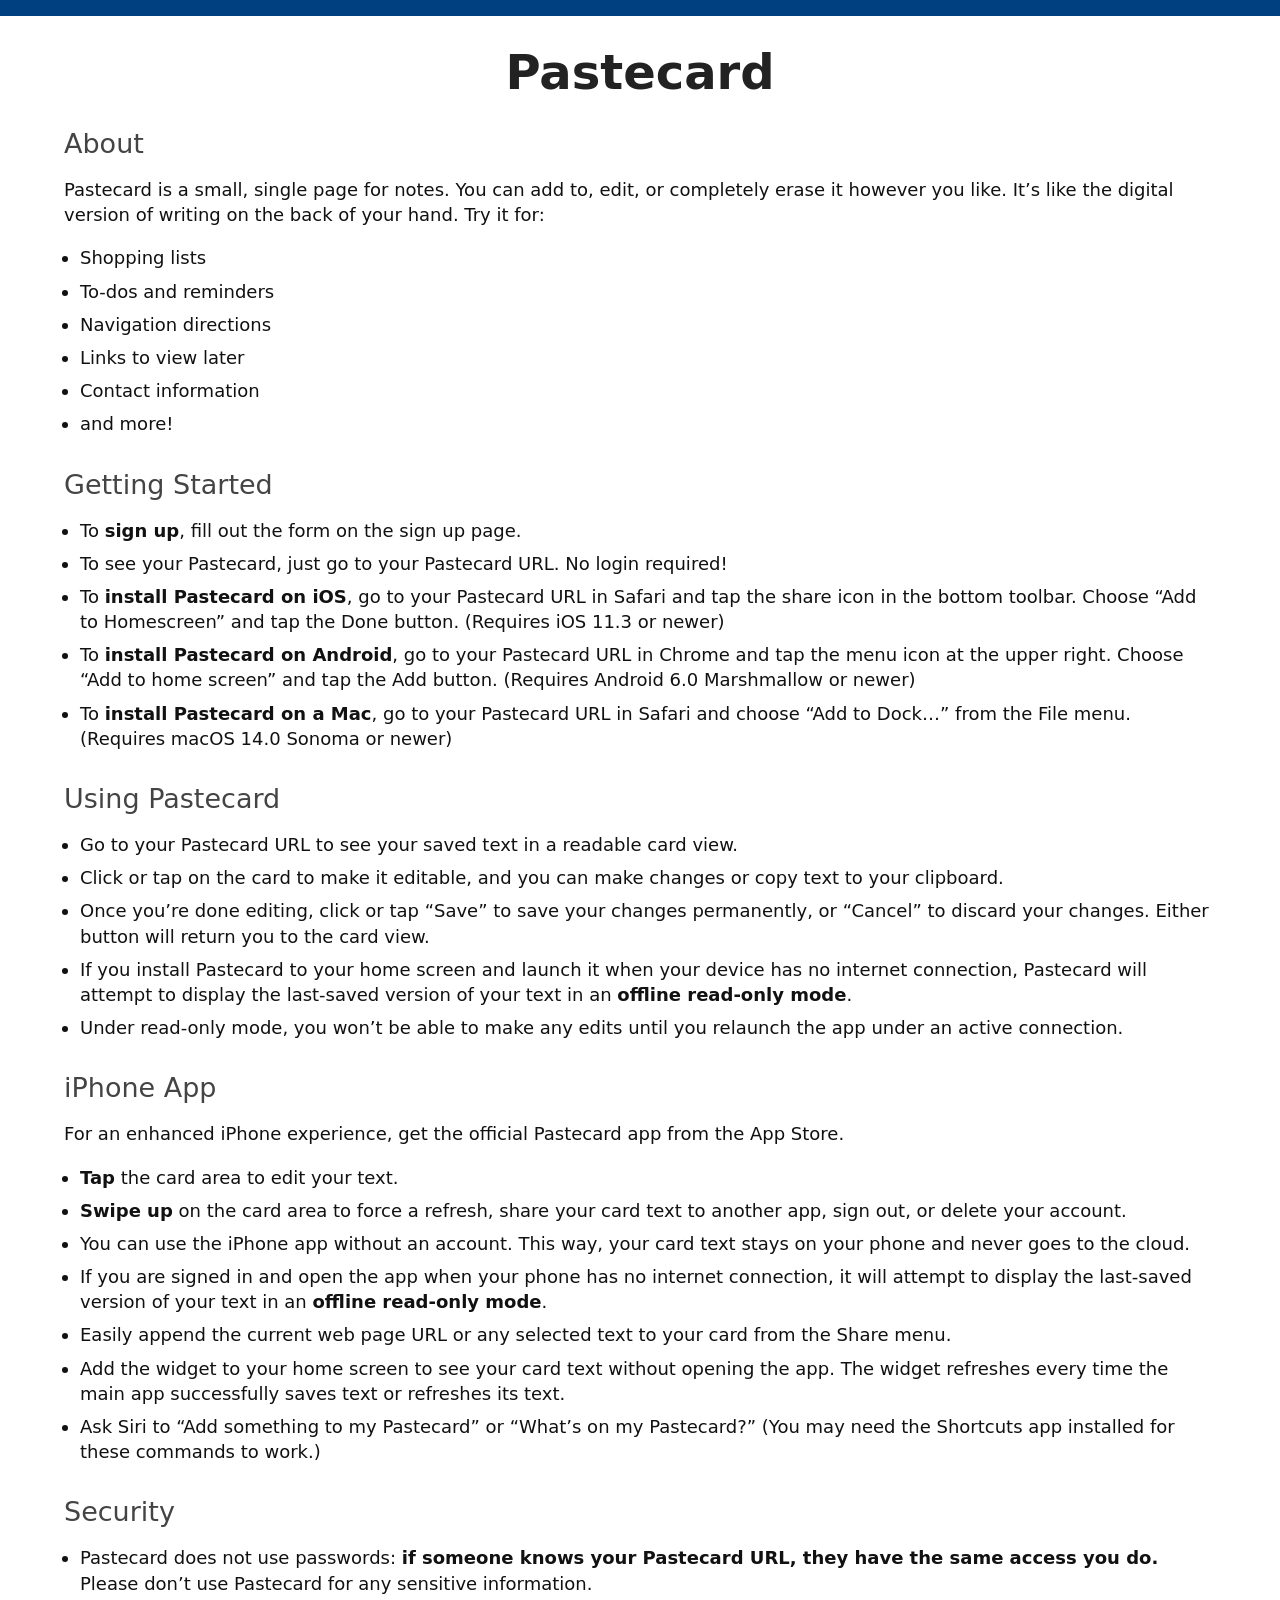
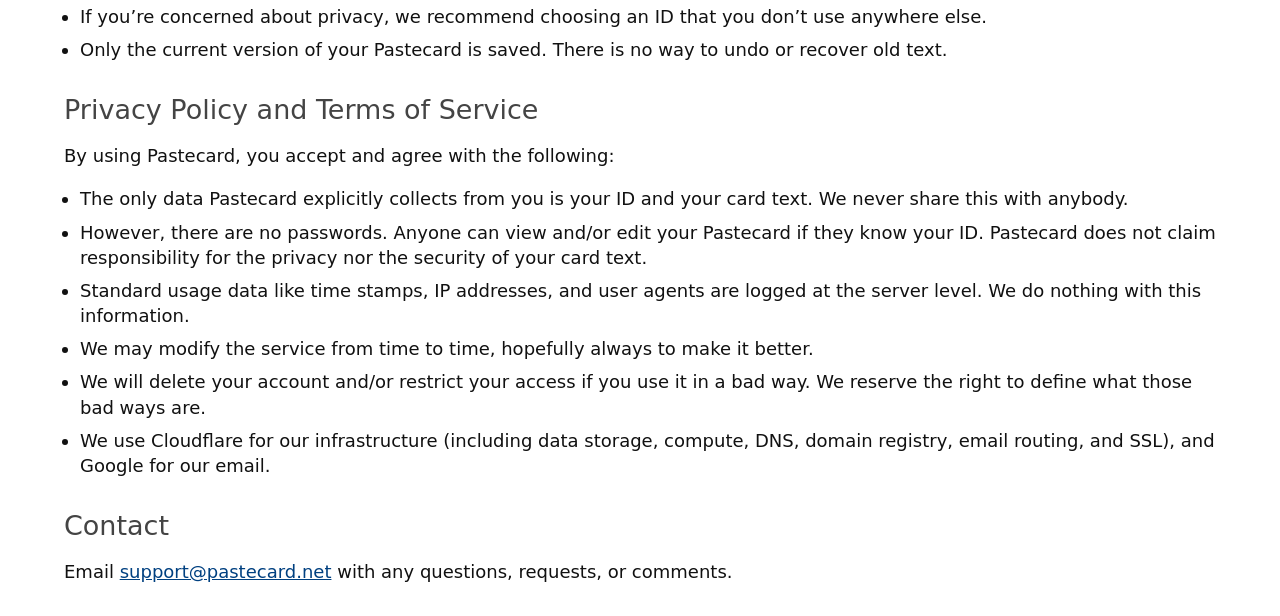
<file: iOS/help.html>
<!doctype html>
<html lang="en">
<head>
	<meta charset="utf-8">
	<meta name="viewport" content="width=device-width, initial-scale=1.0">
	<meta name="theme-color" content="#004080">
	<title>Pastecard &ndash; Help</title>
	<style type="text/css">
		body { font: 18px system-ui, sans-serif; background-color: #fff; color: #111; text-align: center; margin: 0; padding: 0; border-top: 1rem solid #004080; }
		header { margin: 2rem auto; padding: 0; }
		section { width: 90%; margin: 2rem auto; padding: 0; text-align: left; }
		h1 { color: #222; font-size: 3rem; line-height: 1; margin: 0 0 0.25rem 0; padding: 0; }
		h2 { color: #444; font-weight: normal; margin: 2rem 0 0 0; padding: 0; }
		p, li { line-height: 1.4; }
		ul { padding-left: 1rem; }
		ul li { margin-bottom: 0.5rem; }
		h2:target { margin-left: -1.5rem; padding-left: 0.5rem; border-left: 1rem solid #fc6; }
        a, a:visited { color: #004080; }
		
		@media (prefers-color-scheme: dark) {
			body { background-color: #111; color: #eee; }
			h1 { color: #ddd; }
			h2 { color: #aaa; }
            a, a:visited { color: #008AFF; }
		}
	</style>
</head>
<body>
<header>
	<h1>Pastecard</h1>
</header>

<section>
	<h2>About</h2>
	<p>Pastecard is a small, single page for notes. You can add to, edit, or completely erase it however you like. It&rsquo;s like the digital version of writing on the back of your hand. Try it for:</p>
	<ul>
		<li>Shopping lists</li>
		<li>To-dos and reminders</li>
		<li>Navigation directions</li>
		<li>Links to view later</li>
		<li>Contact information</li>
		<li>and more!</li>
	</ul>

	<h2>Getting Started</h2>
	<ul>
		<li>To <strong>sign up</strong>, fill out the form on the sign up page.</li>
		<li>To see your Pastecard, just go to your Pastecard URL. No login required!</li>
		<li>To <strong>install Pastecard on iOS</strong>, go to your Pastecard URL in Safari and tap the share icon in the bottom toolbar. Choose &ldquo;Add to Homescreen&rdquo; and tap the Done button. (Requires iOS 11.3 or newer)</li>
		<li>To <strong>install Pastecard on Android</strong>, go to your Pastecard URL in Chrome and tap the menu icon at the upper right. Choose &ldquo;Add to home screen&rdquo; and tap the Add button. (Requires Android 6.0 Marshmallow or newer)</li>
		<li>To <strong>install Pastecard on a Mac</strong>, go to your Pastecard URL in Safari and choose &ldquo;Add to Dock&hellip;&rdquo; from the File menu. (Requires macOS 14.0 Sonoma or newer)</li>
	</ul>

	<h2>Using Pastecard</h2>
	<ul>
		<li>Go to your Pastecard URL to see your saved text in a readable card view.</li>
		<li>Click or tap on the card to make it editable, and you can make changes or copy text to your clipboard.</li>
		<li>Once you&rsquo;re done editing, click or tap &ldquo;Save&rdquo; to save your changes permanently, or &ldquo;Cancel&rdquo; to discard your changes. Either button will return you to the card view.</li>
		<li>If you install Pastecard to your home screen and launch it when your device has no internet connection, Pastecard will attempt to display the last-saved version of your text in an <strong>offline read-only mode</strong>.</li>
		<li>Under read-only mode, you won&rsquo;t be able to make any edits until you relaunch the app under an active connection.</li>
	</ul>

	<h2 id="app">iPhone App</h2>
	<p>For an enhanced iPhone experience, get the official Pastecard app from the App Store.</p>
	<ul>
		<li><strong>Tap</strong> the card area to edit your text.</li>
		<li><strong>Swipe up</strong> on the card area to force a refresh, share your card text to another app, sign out, or delete your account.</li>
		<li>You can use the iPhone app without an account. This way, your card text stays on your phone and never goes to the cloud.</li>
		<li>If you are signed in and open the app when your phone has no internet connection, it will attempt to display the last-saved version of your text in an <strong>offline read-only mode</strong>.</li>
		<li>Easily append the current web page URL or any selected text to your card from the Share menu.</li>
		<li>Add the widget to your home screen to see your card text without opening the app. The widget refreshes every time the main app successfully saves text or refreshes its text.</li>
		<li>Ask Siri to &ldquo;Add something to my Pastecard&rdquo; or &ldquo;What&rsquo;s on my Pastecard?&rdquo; (You may need the Shortcuts app installed for these commands to work.)</li>
	</ul>

	<h2>Security</h2>
	<ul>
		<li>Pastecard does not use passwords: <strong>if someone knows your Pastecard URL, they have the same access you do.</strong> Please don&rsquo;t use Pastecard for any sensitive information.</li>
		<li>If you&rsquo;re concerned about privacy, we recommend choosing an ID that you don&rsquo;t use anywhere else.</li>
		<li>Only the current version of your Pastecard is saved. There is no way to undo or recover old text.</li>
	</ul>

	<h2 id="tos">Privacy Policy and Terms of Service</h2>
	<p>By using Pastecard, you accept and agree with the following:</p>
	<ul>
		<li>The only data Pastecard explicitly collects from you is your ID and your card text. We never share this with anybody.</li>
		<li>However, there are no passwords. Anyone can view and/or edit your Pastecard if they know your ID. Pastecard does not claim responsibility for the privacy nor the security of your card text.</li>
		<li>Standard usage data like time stamps, IP addresses, and user agents are logged at the server level. We do nothing with this information.</li>
		<li>We may modify the service from time to time, hopefully always to make it better.</li>
		<li>We will delete your account and/or restrict your access if you use it in a bad way. We reserve the right to define what those bad ways are.</li>
		<li>We use Cloudflare for our infrastructure (including data storage, compute, DNS, domain registry, email routing, and SSL), and Google for our email.</li>
	</ul>

	<h2>Contact</h2>
	<p>Email <a href="mailto:support@pastecard.net">support@pastecard.net</a> with any questions, requests, or comments.</p>

</section>
</body>
</html>
</file>
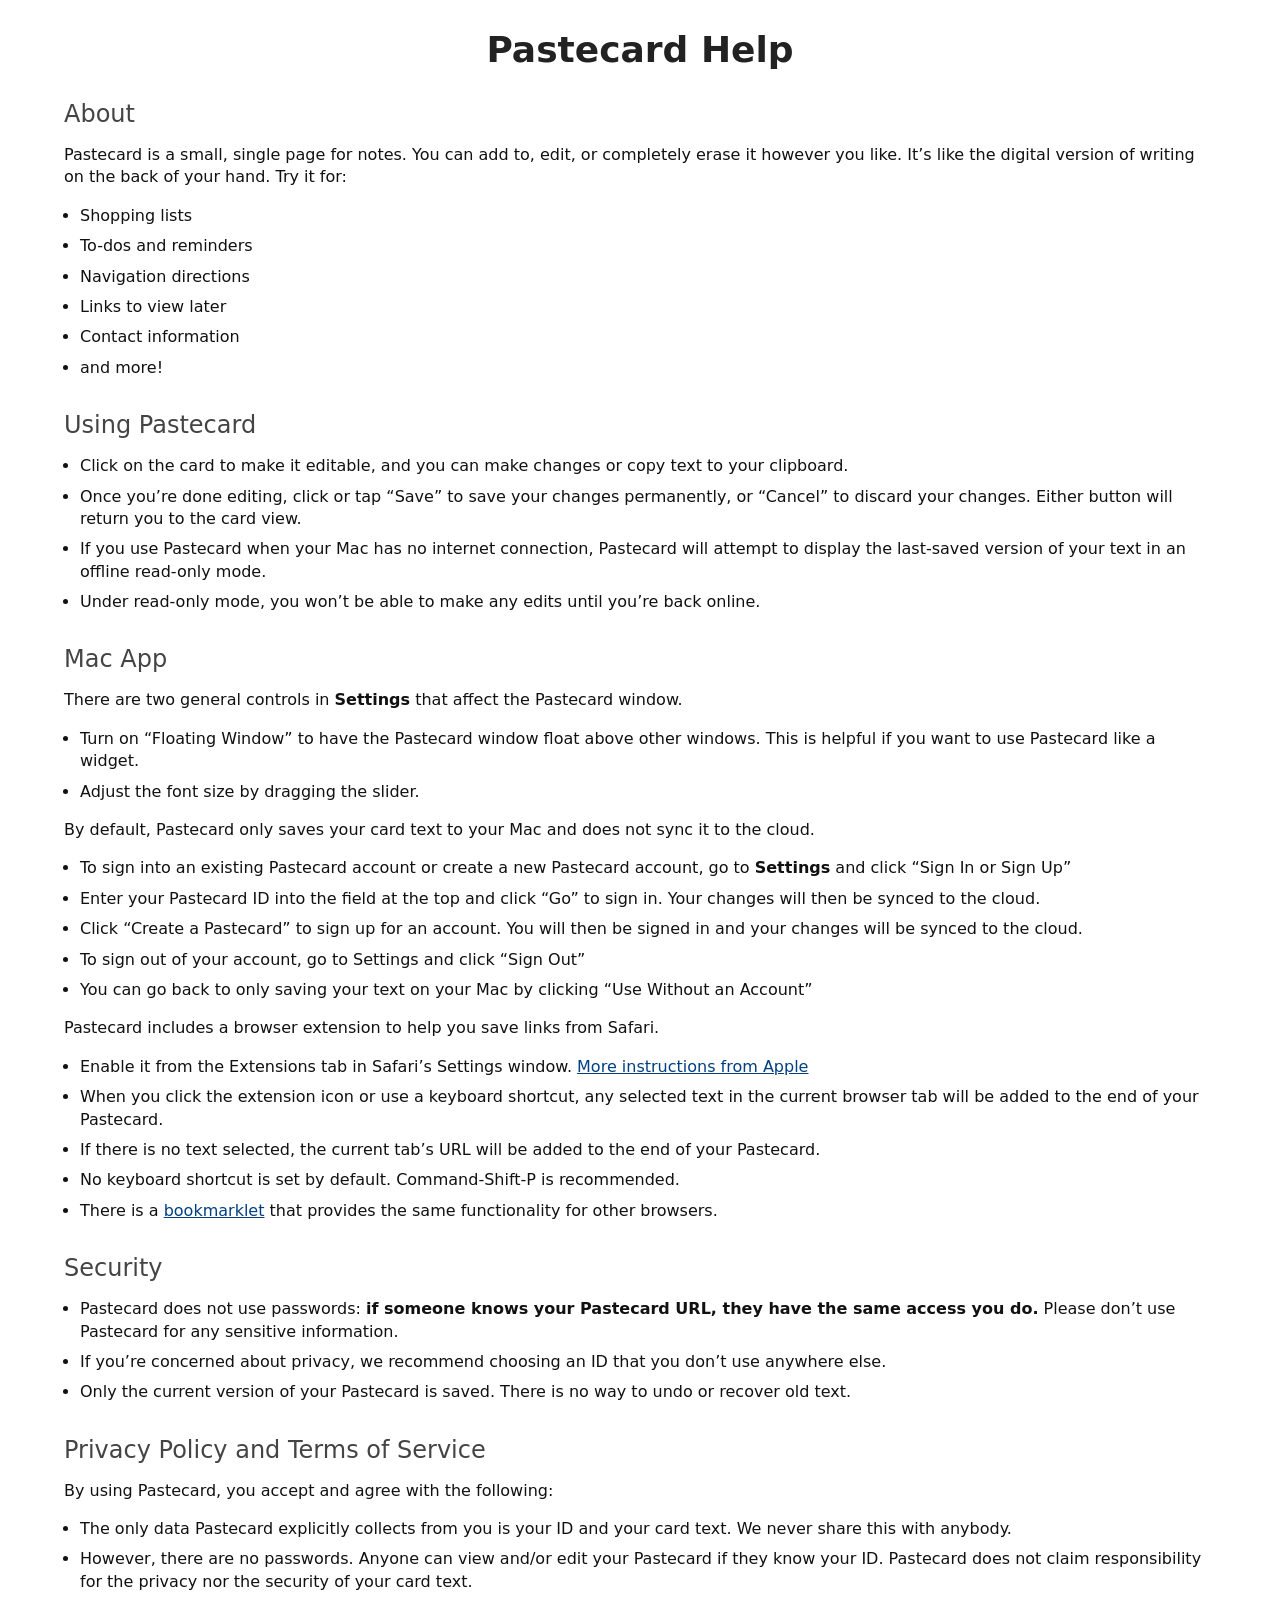
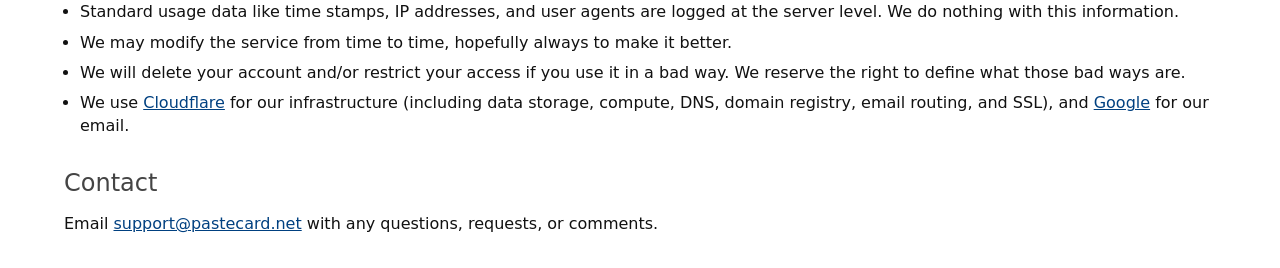
<file: Mac/help.html>
<!doctype html>
<html lang="en">
<head>
	<meta charset="utf-8">
	<meta name="viewport" content="width=device-width, initial-scale=1.0">
	<meta name="theme-color" content="#004080">
	<title>Pastecard Help</title>
	<style type="text/css">
		body { font: 16px system-ui, sans-serif; background-color: #fff; color: #111; text-align: center; margin: 0; padding: 0; }
		header { margin: 2rem auto; padding: 0; }
		section { width: 90%; margin: 2rem auto; padding: 0; text-align: left; }
		h1 { color: #222; font-size: 2.25rem; font-weight: 600; line-height: 1; margin: 0 0 0.25rem 0; padding: 0; }
		h2 { color: #444; font-weight: normal; margin: 2rem 0 0 0; padding: 0; }
		p, li { line-height: 1.4; }
		ul { padding-left: 1rem; }
		ul li { margin-bottom: 0.5rem; }
        li.indent { margin-left: 1rem; list-style-type: circle; }
		/* h2:target { margin-left: -1.5rem; padding-left: 0.5rem; border-left: 1rem solid #fc6; } */
        a, a:visited { color: #004080; }
		
		@media (prefers-color-scheme: dark) {
			body { background-color: #111; color: #eee; }
			h1 { color: #ddd; }
			h2 { color: #aaa; }
            a, a:visited { color: #008AFF; }
		}
	</style>
</head>
<body>
<header>
	<h1>Pastecard Help</h1>
</header>

<section>
	<h2>About</h2>
	<p>Pastecard is a small, single page for notes. You can add to, edit, or completely erase it however you like. It&rsquo;s like the digital version of writing on the back of your hand. Try it for:</p>
	<ul>
		<li>Shopping lists</li>
		<li>To-dos and reminders</li>
		<li>Navigation directions</li>
		<li>Links to view later</li>
		<li>Contact information</li>
		<li>and more!</li>
	</ul>

	<h2 id="basic">Using Pastecard</h2>
	<ul>
		<li>Click on the card to make it editable, and you can make changes or copy text to your clipboard.</li>
		<li>Once you&rsquo;re done editing, click or tap &ldquo;Save&rdquo; to save your changes permanently, or &ldquo;Cancel&rdquo; to discard your changes. Either button will return you to the card view.</li>
		<li>If you use Pastecard when your Mac has no internet connection, Pastecard will attempt to display the last-saved version of your text in an offline read-only mode.</li>
		<li>Under read-only mode, you won&rsquo;t be able to make any edits until you&rsquo;re back online.</li>
	</ul>

	<h2 id="app">Mac App</h2>
    <p>There are two general controls in <strong>Settings</strong> that affect the Pastecard window.</p>
    <ul>
    <li>Turn on &ldquo;Floating Window&rdquo; to have the Pastecard window float above other windows. This is helpful if you want to use Pastecard like a widget.</li>
    <li>Adjust the font size by dragging the slider.</li>
    </ul>
	<p>By default, Pastecard only saves your card text to your Mac and does not sync it to the cloud.</p>
	<ul>
	<li>To sign into an existing Pastecard account or create a new Pastecard account, go to <strong>Settings</strong> and click &ldquo;Sign In or Sign Up&rdquo;</li>
	<li>Enter your Pastecard ID into the field at the top and click &ldquo;Go&rdquo; to sign in. Your changes will then be synced to the cloud.</li>
	<li>Click &ldquo;Create a Pastecard&rdquo; to sign up for an account. You will then be signed in and your changes will be synced to the cloud.</li>
	<li>To sign out of your account, go to Settings and click &ldquo;Sign Out&rdquo;</li>
	<li>You can go back to only saving your text on your Mac by clicking &ldquo;Use Without an Account&rdquo;</li>
	</ul>
	<p>Pastecard includes a browser extension to help you save links from Safari.</p>
	<ul>
	<li>Enable it from the Extensions tab in Safari&rsquo;s Settings window. <a href="https://support.apple.com/en-us/102343">More instructions from Apple</a></li>
	<li>When you click the extension icon or use a keyboard shortcut, any selected text in the current browser tab will be added to the end of your Pastecard.</li>
	<li>If there is no text selected, the current tab&rsquo;s URL will be added to the end of your Pastecard.</li>
    <li>No keyboard shortcut is set by default. Command-Shift-P is recommended.</li>
	<li>There is a <a href="https://pastecard.net/lab/#bookmarklet">bookmarklet</a> that provides the same functionality for other browsers.</li>
	</ul>

	<h2>Security</h2>
	<ul>
		<li>Pastecard does not use passwords: <strong>if someone knows your Pastecard URL, they have the same access you do.</strong> Please don&rsquo;t use Pastecard for any sensitive information.</li>
		<li>If you&rsquo;re concerned about privacy, we recommend choosing an ID that you don&rsquo;t use anywhere else.</li>
		<li>Only the current version of your Pastecard is saved. There is no way to undo or recover old text.</li>
	</ul>

	<h2 id="tos">Privacy Policy and Terms of Service</h2>
	<p>By using Pastecard, you accept and agree with the following:</p>
	<ul>
		<li>The only data Pastecard explicitly collects from you is your ID and your card text. We never share this with anybody.</li>
		<li>However, there are no passwords. Anyone can view and/or edit your Pastecard if they know your ID. Pastecard does not claim responsibility for the privacy nor the security of your card text.</li>
		<li>Standard usage data like time stamps, IP addresses, and user agents are logged at the server level. We do nothing with this information.</li>
		<li>We may modify the service from time to time, hopefully always to make it better.</li>
		<li>We will delete your account and/or restrict your access if you use it in a bad way. We reserve the right to define what those bad ways are.</li>
		<li>We use <a href="https://www.cloudflare.com/privacypolicy/">Cloudflare</a> for our infrastructure (including data storage, compute, DNS, domain registry, email routing, and SSL), and <a href="https://www.google.com/intl/en/policies/">Google</a> for our email.</li>
	</ul>

	<h2>Contact</h2>
	<p>Email <a href="mailto:support@pastecard.net">support@pastecard.net</a> with any questions, requests, or comments.</p>

</section>
</body>
</html>
</file>
